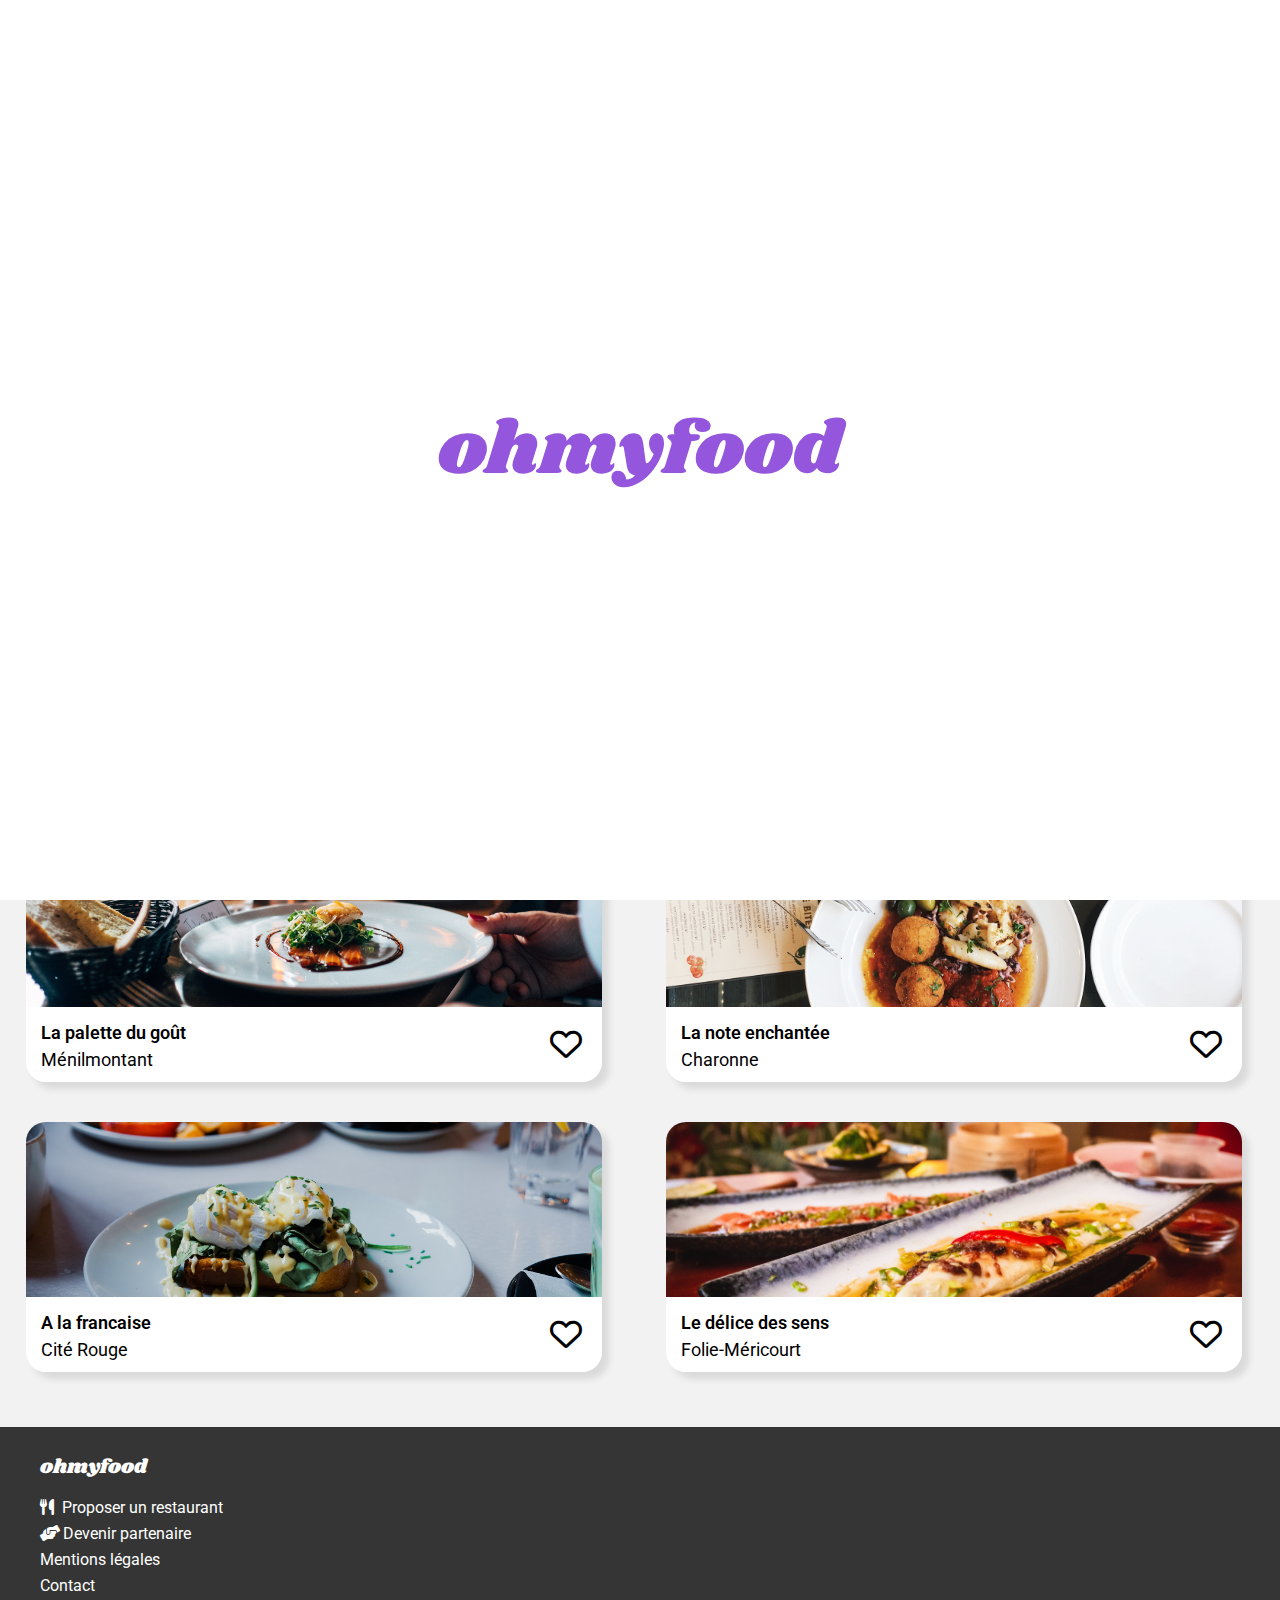
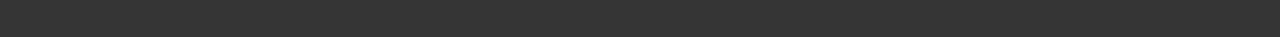
<file: index.html>
<!DOCTYPE html>
<html lang="fr">
<head>
    <meta charset="UTF-8">
    <meta http-equiv="X-UA-Compatible" content="IE=edge">
    <meta name="viewport" content="width=device-width, initial-scale=1.0">
    <link rel="stylesheet" href="css/index.css">
    <link rel="preconnect" href="https://fonts.googleapis.com">
<link rel="preconnect" href="https://fonts.gstatic.com" crossorigin>
<link href="https://fonts.googleapis.com/css2?family=Shrikhand&display=swap" rel="stylesheet">
    <link rel="preconnect" href="https://fonts.googleapis.com">
<link rel="preconnect" href="https://fonts.gstatic.com" crossorigin>
<link href="https://fonts.googleapis.com/css2?family=Raleway:wght@100;200;300;400;500;600;700;800&family=Roboto:wght@100;300;400;500;700;900&display=swap" rel="stylesheet">

<link href="fontawesome-free-6.0.0-web/fontawesome-free-6.0.0-web/css/all.css" rel="stylesheet"> <!--load all styles -->

<title>Ohmyfood</title>
</head>
<body>

<div class="loader">
    <p class="load-1">ohmyfood</p>
</div>
   
<header>
    <p> <img src="images/logo/ohmyfood.png" alt="Logo ohmyfood" class="logo"></p>
</header>

<section class="section-1">
    <div class="localisation">
        <i class="fa-solid fa-location-dot"></i>
        <span>Paris, Belleville</span>
    </div>
    <div class="presentation">
        <h1 class="h1-1"> Réservez le menu qui vous convient</h1>
        <span class="span-1"> Découvrez des restaurants d'éxceptions, sélectionnés par nos soins.</span>
        <button type="button" class="bouton-1">Explorer nos restaurants</button>

    </div>
</section>
    
<div class="section-2">
    <h2 class="h2-1">Fonctionnement</h2>

    <a href="#">
        <div class="fonctionnement">
            <span class="numerotation chiffre-1">1</span>
            <i class="fa-solid fa-mobile-screen-button icone"></i>
            <span class="span-2">Choisissez un restaurant</span>
        </div>
    </a>

    <a href="#">
        <div class="fonctionnement">
            <span class="numerotation chiffre-2">2</span>
            <i class="fa-solid fa-list icone"></i>
            <span class="span-2">Composez votre menu</span>
        </div>
    </a>

    <a href="#">
        <div class="fonctionnement">
            <span class="numerotation chiffre-3">3</span>
            <i class="fa-solid fa-store icone"></i>
            <span class="span-2">Dégustez au restaurant</span>
        </div>
    </a>
</div>

<main>

<h2 class="h2-2">Restaurants</h2>


    <div class="card">
        <a href="menu_lapalettedugout.html">
            <div class="card-image">
                <div class="new">Nouveau</div>
                <img src="images/restaurants/jay-wennington-N_Y88TWmGwA-unsplash.jpg" alt="La palette du gout">
                
            </div>
            <div class="card-body">
            
                <span class="span-3">La palette du goût</span>
                    <span class="span-4">Ménilmontant</span>
                    <i class="fa-regular fa-heart fa-2xl coeur"></i>  <i class="fa-solid fa-heart fa-2xl coeur-plein"></i>

            </div>
        </a>
    </div>



    <div class="card">
        <a href="menu_lanoteenchantee.html">
            <div class="card-image">
                <div class="new">Nouveau</div>
                <img src="images/restaurants/stil-u2Lp8tXIcjw-unsplash.jpg" alt="La note enchantée">
                
            </div>
            <div class="card-body">
                <span class="span-3">La note enchantée</span>
                <span class="span-4">Charonne</span>
                <i class="fa-regular fa-heart fa-2xl coeur"></i><i class="fa-solid fa-heart fa-2xl coeur-plein"></i>
            </div>
        </a>
    </div>



    <div class="card">
        <a href="menu_alafrancaise.html">
            <div class="card-image">
                <img src="images/restaurants/toa-heftiba-DQKerTsQwi0-unsplash.jpg" alt="">
            </div>
            <div class="card-body">
                <span class="span-3">A la francaise</span>
                <span class="span-4">Cité Rouge</span>
                <i class="fa-regular fa-heart fa-2xl coeur"></i><i class="fa-solid fa-heart fa-2xl coeur-plein"></i>
            </div>
        </a>
    </div>    



    <div class="card">
        <a href="menu_ledelicedessens.html">
            <div class="card-image">
                <img src="images/restaurants/louis-hansel-shotsoflouis-qNBGVyOCY8Q-unsplash.jpg" alt="Le délice des sens">
            </div>
            <div class="card-body">
                <span class="span-3">Le délice des sens</span>
                <span class="span-4">Folie-Méricourt</span>
                <i class="fa-regular fa-heart fa-2xl coeur"></i><i class="fa-solid fa-heart fa-2xl coeur-plein"></i>
            </div>
            </a>
    </div>

</main>

<footer>
    <span class="span-5">ohmyfood</span>
    
    <ul>
        <li><a href="#" class="ft"><i class="fa-solid fa-utensils"></i>Proposer un restaurant</a></li>
        <li><a href="#" class="ft"><i class="fa-solid fa-handshake-angle"></i>Devenir partenaire</a></li>
        <li><a href="#" class="ft">Mentions légales</a></li>
        <li><a href="mailto:contact@ohmyfood.com" class="ft">Contact</a></li>
    </ul>
</footer>


</body>
</html>
</file>
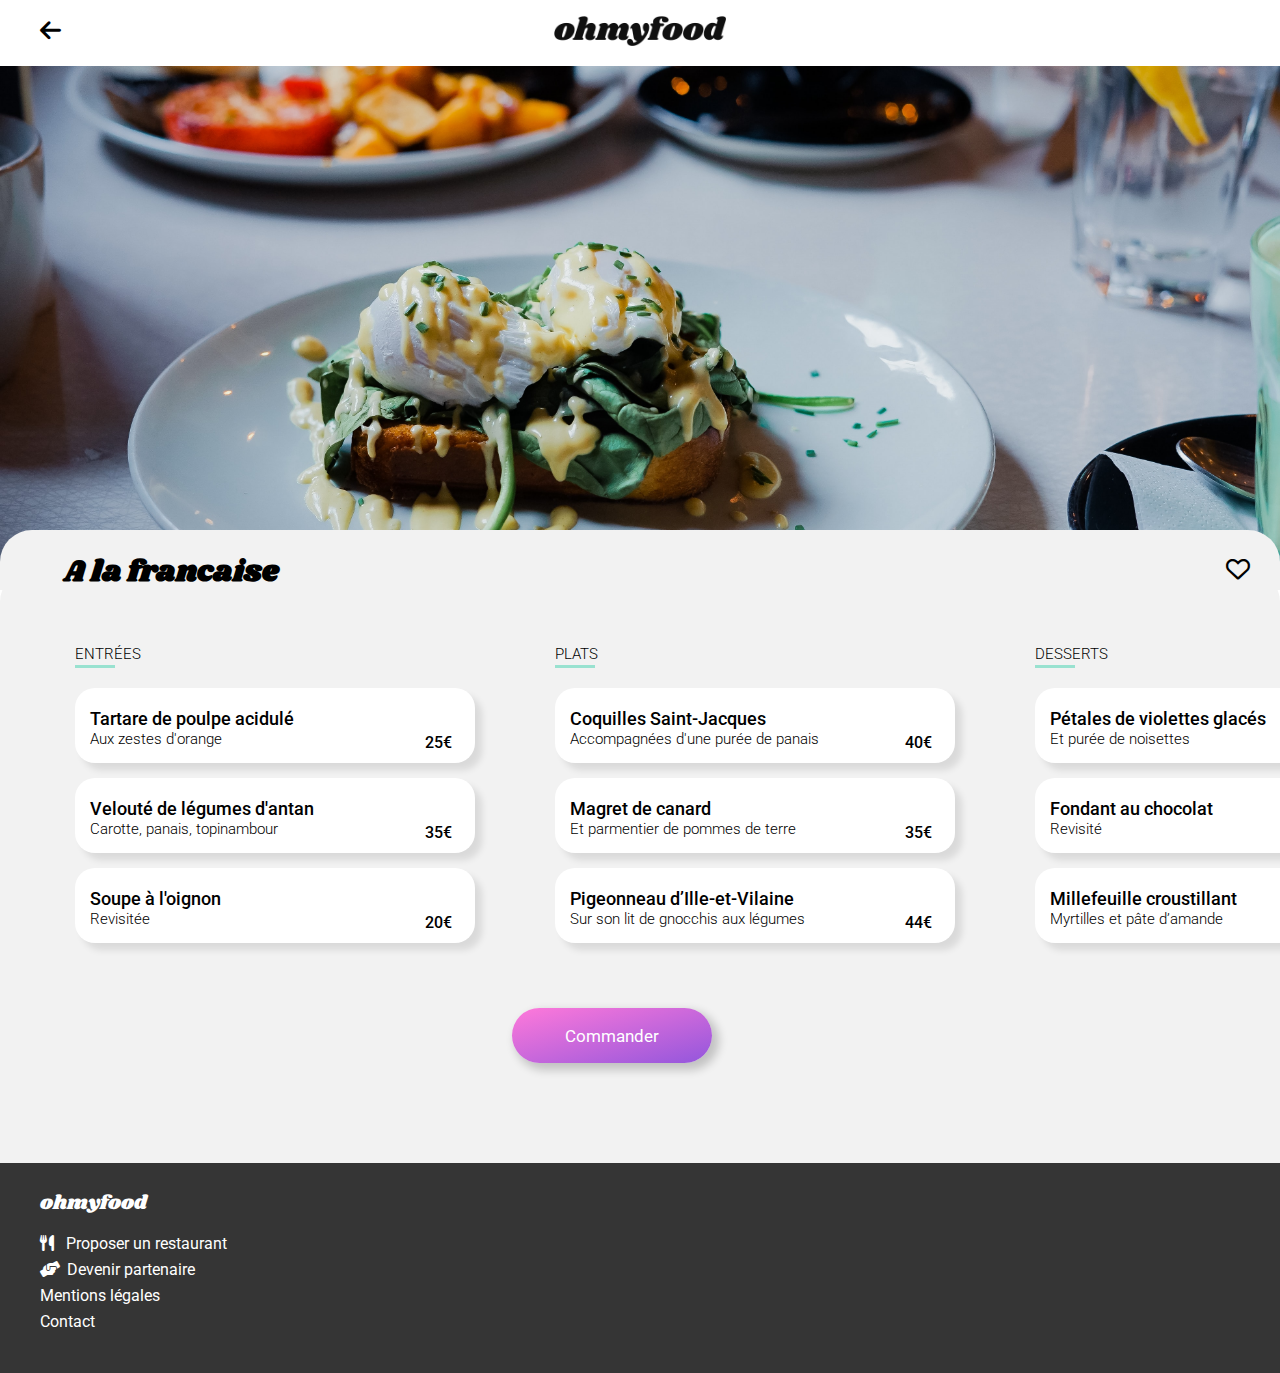
<file: menu_alafrancaise.html>
<!DOCTYPE html>
<html lang="fr">
<head>
    <meta charset="UTF-8">
    <meta http-equiv="X-UA-Compatible" content="IE=edge">
    <meta name="viewport" content="width=device-width, initial-scale=1.0">
    <link rel="stylesheet" href="css/pages_menus.css">
    <link rel="preconnect" href="https://fonts.googleapis.com">
<link rel="preconnect" href="https://fonts.gstatic.com" crossorigin>
<link href="https://fonts.googleapis.com/css2?family=Shrikhand&display=swap" rel="stylesheet">
    <link rel="preconnect" href="https://fonts.googleapis.com">
<link rel="preconnect" href="https://fonts.gstatic.com" crossorigin>
<link href="https://fonts.googleapis.com/css2?family=Raleway:wght@100;200;300;400;500;600;700;800&family=Roboto:wght@100;300;400;500;700;900&display=swap" rel="stylesheet">

<link href="fontawesome-free-6.0.0-web/fontawesome-free-6.0.0-web/css/all.css" rel="stylesheet"> <!--load all styles -->

    <title>A la francaise</title>
</head>

<body>

<header>
    
   <a href="index.html">
    <p><i class="fa-solid fa-arrow-left fa-xl"></i>

    <img src="images/logo/ohmyfood.png" alt="logo" class="logo">
  </p>
    </a>
    
</header>


    <img src="images/restaurants/toa-heftiba-DQKerTsQwi0-unsplash.jpg" alt="a la francaise" class="img_head">




<main>

    <div class="titre">
        <h1>A la francaise</h1> <i class="fa-regular fa-heart fa-xl coeur"></i><i class="fa-solid fa-heart fa-xl coeur-plein"></i>
    </div>

    <div class="contenu">
        <div class="categories">
            <h2>Entrées</h2>

            <a href="#">
                <div class="menu" id="box_1-1">
                    <div class="descriptif">
                    <span class="span-1">Tartare de poulpe acidulé</span>
                    <br>
                    <span class="span-2">Aux zestes d'orange</span>
                    </div>
                    <span class="prix">25€ </span>
                    <div class="check"><i class="fa-solid fa-circle-check fa-2xl"></i></div>
                </div>
            </a>
            <a href="#">
                <div class="menu" id="box_1-2">
                    <div class="descriptif">
                    <span class="span-1">Velouté de légumes d'antan</span>
                    <br>
                    <span class="span-2">Carotte, panais, topinambour</span>
                    </div>
                    <span class="prix">35€</span>
                    <div class="check"><i class="fa-solid fa-circle-check fa-2xl"></i></div>
                </div>
            </a>    
            <a href="#">
                <div class="menu" id="box_1-3">
                    <div class="descriptif">
                    <span class="span-1">Soupe à l'oignon</span>
                    <br>
                    <span class="span-2">Revisitée</span>
                    </div>
                    <span class="prix">20€</span>
                    <div class="check"><i class="fa-solid fa-circle-check fa-2xl"></i></div>
                </div>
            </a>   
        </div>

    <div class="categories">
        <h2>Plats</h2>

            <a href="#">
                <div class="menu" id="box_2-1">
                    <div class="descriptif">
                    <span class="span-1">Coquilles Saint-Jacques</span>
                    <br>
                    <span class="span-2">Accompagnées d'une purée de panais</span>
                    </div>
                    <span class="prix">40€</span>
                    <div class="check"><i class="fa-solid fa-circle-check fa-2xl"></i></div>
                </div>
            </a>
            <a href="#">
                <div class="menu" id="box_2-2">
                    <div class="descriptif">
                    <span class="span-1">Magret de canard</span>
                    <br>
                    <span class="span-2">Et parmentier de pommes de terre</span>
                    </div>
                    <span class="prix">35€</span>
                    <div class="check"><i class="fa-solid fa-circle-check fa-2xl"></i></div>
                </div>
            </a>
            <a href="#">
                <div class="menu" id="box_2-3">
                    <div class="descriptif">
                    <span class="span-1">Pigeonneau d’Ille-et-Vilaine</span>
                    <br>
                    <span class="span-2">Sur son lit de gnocchis aux légumes</span>
                    </div>
                    <span class="prix">44€</span>
                    <div class="check"><i class="fa-solid fa-circle-check fa-2xl"></i></div>
                </div>
            </a>
        </div>

        <div class="categories">
        
            <h2>Desserts</h2>

            <a href="#">
                <div class="menu" id="box_3-1">
                    <div class="descriptif">
                    <span class="span-1">Pétales de violettes glacés</span>
                    <br>
                    <span class="span-2">Et purée de noisettes</span>
                    </div>
                    <span class="prix">18€</span>
                    <div class="check"><i class="fa-solid fa-circle-check fa-2xl"></i></div>
                </div>
            </a>
            <a href="#">
                <div class="menu" id="box_3-2">
                    <div class="descriptif">
                    <span class="span-1">Fondant au chocolat</span>
                    <br>
                    <span class="span-2">Revisité</span>
                    </div>
                    <span class="prix">22€</span>
                    <div class="check"><i class="fa-solid fa-circle-check fa-2xl"></i></div>
                </div>
            </a>
            <a href="#">
                <div class="menu" id="box_3-3">
                    <div class="descriptif">
                    <span class="span-1">Millefeuille croustillant</span>
                    <br>
                    <span class="span-2">Myrtilles et pâte d’amande</span>
                    </div>
                    <span class="prix">23€</span>
                    <div class="check"><i class="fa-solid fa-circle-check fa-2xl"></i></div>
                </div>
            </a>
        </div>
</div>


    <button type="button" class="bouton-1">Commander</button>


</main>

<footer>
    <span class="span-5">ohmyfood</span>
    
    <ul>
        <li><a href="#" class="ft"><i class="fa-solid fa-utensils"></i> Proposer un restaurant</a></li>
        <li><a href="#" class="ft"><i class="fa-solid fa-handshake-angle"></i> Devenir partenaire</a></li>
        <li><a href="#" class="ft">Mentions légales</a></li>
        <li><a href="mailto:contact@ohmyfood.com" class="ft">Contact</a></li>
    </ul>
</footer>


</body>
</html>
</file>
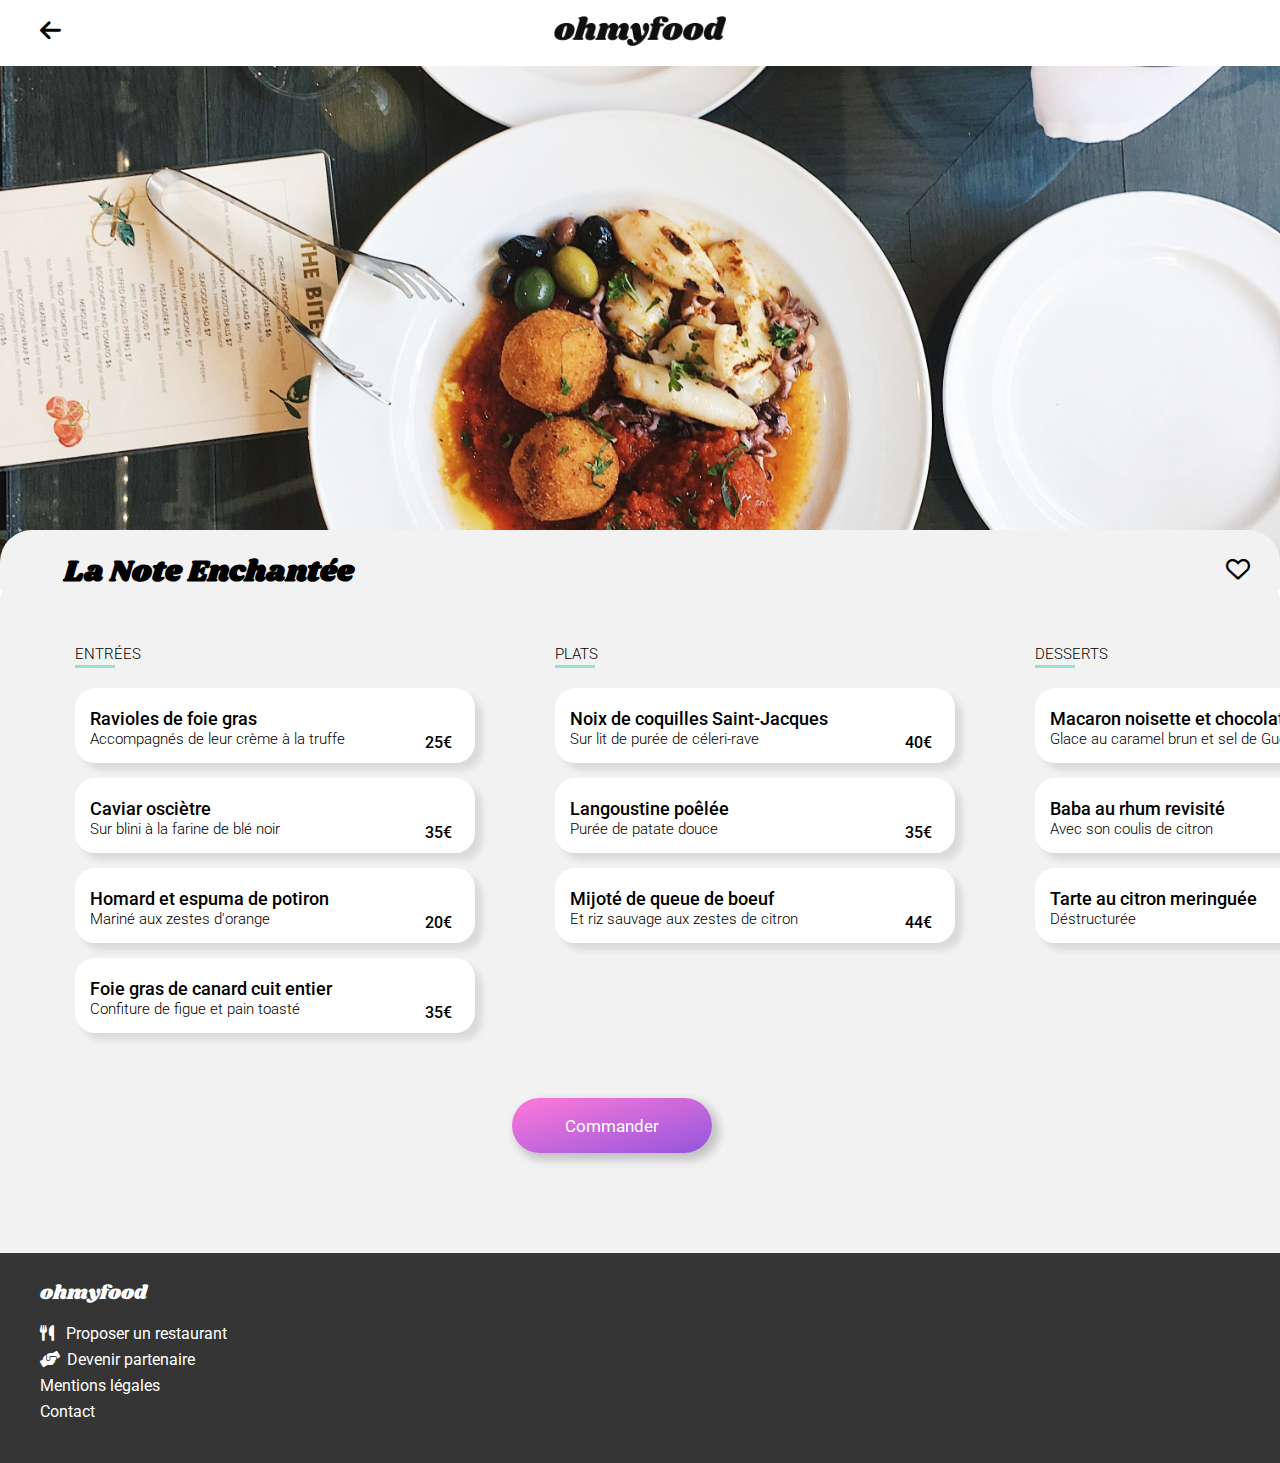
<file: menu_lanoteenchantee.html>
<!DOCTYPE html>
<html lang="fr">
<head>
    <meta charset="UTF-8">
    <meta http-equiv="X-UA-Compatible" content="IE=edge">
    <meta name="viewport" content="width=device-width, initial-scale=1.0">
    <link rel="stylesheet" href="css/pages_menus.css">
    <link rel="preconnect" href="https://fonts.googleapis.com">
<link rel="preconnect" href="https://fonts.gstatic.com" crossorigin>
<link href="https://fonts.googleapis.com/css2?family=Shrikhand&display=swap" rel="stylesheet">
    <link rel="preconnect" href="https://fonts.googleapis.com">
<link rel="preconnect" href="https://fonts.gstatic.com" crossorigin>
<link href="https://fonts.googleapis.com/css2?family=Raleway:wght@100;200;300;400;500;600;700;800&family=Roboto:wght@100;300;400;500;700;900&display=swap" rel="stylesheet">

<link href="fontawesome-free-6.0.0-web/fontawesome-free-6.0.0-web/css/all.css" rel="stylesheet"> <!--load all styles -->

    <title>La Note Enchantée</title>
</head>

<body>

<header>
    
   <a href="index.html">
    <p><i class="fa-solid fa-arrow-left fa-xl"></i>

    <img src="images/logo/ohmyfood.png" alt="logo" class="logo">
  </p>
    </a>
    
</header>


    <img src="images/restaurants/stil-u2Lp8tXIcjw-unsplash.jpg" alt="la note enchantée" class="img_head">




<main>

    <div class="titre">
        <h1>La Note Enchantée</h1> <i class="fa-regular fa-heart fa-xl coeur"></i><i class="fa-solid fa-heart fa-xl coeur-plein"></i>
    </div>

    <div class="contenu">
        <div class="categories">
            <h2>Entrées</h2>

            <a href="#">
                <div class="menu" id="box_1-1">
                    <div class="descriptif">
                    <span class="span-1">Ravioles de foie gras </span>
                    <br>
                    <span class="span-2">Accompagnés de leur crème à la truffe</span>
                    </div>
                    <span class="prix">25€ </span>
                    <div class="check"><i class="fa-solid fa-circle-check fa-2xl"></i></div>
                </div>
            </a>
            <a href="#">
                <div class="menu" id="box_1-2">
                    <div class="descriptif">
                    <span class="span-1">Caviar osciètre </span>
                    <br>
                    <span class="span-2">Sur blini à la farine de blé noir</span>
                    </div>
                    <span class="prix">35€</span>
                    <div class="check"><i class="fa-solid fa-circle-check fa-2xl"></i></div>
                </div>
            </a>    
            <a href="#">
                <div class="menu" id="box_1-3">
                    <div class="descriptif">
                    <span class="span-1">Homard et espuma de potiron</span>
                    <br>
                    <span class="span-2">Mariné aux zestes d'orange</span>
                    </div>
                    <span class="prix">20€</span>
                    <div class="check"><i class="fa-solid fa-circle-check fa-2xl"></i></div>
                </div>
            </a>   
            <a href="#">
                <div class="menu" id="box_1-2">
                    <div class="descriptif">
                    <span class="span-1">Foie gras de canard cuit entier </span>
                    <br>
                    <span class="span-2">Confiture de figue et pain toasté</span>
                    </div>
                    <span class="prix">35€</span>
                    <div class="check"><i class="fa-solid fa-circle-check fa-2xl"></i></div>
                </div>
            </a>    
        </div>

    <div class="categories">
        <h2>Plats</h2>

            <a href="#">
                <div class="menu" id="box_2-1">
                    <div class="descriptif">
                    <span class="span-1">Noix de coquilles Saint-Jacques</span>
                    <br>
                    <span class="span-2">Sur lit de purée de céleri-rave</span>
                    </div>
                    <span class="prix">40€</span>
                    <div class="check"><i class="fa-solid fa-circle-check fa-2xl"></i></div>
                </div>
            </a>
            <a href="#">
                <div class="menu" id="box_2-2">
                    <div class="descriptif">
                    <span class="span-1">Langoustine poêlée</span>
                    <br>
                    <span class="span-2">Purée de patate douce</span>
                    </div>
                    <span class="prix">35€</span>
                    <div class="check"><i class="fa-solid fa-circle-check fa-2xl"></i></div>
                </div>
            </a>
            <a href="#">
                <div class="menu" id="box_2-3">
                    <div class="descriptif">
                    <span class="span-1">Mijoté de queue de boeuf </span>
                    <br>
                    <span class="span-2">Et riz sauvage aux zestes de citron</span>
                    </div>
                    <span class="prix">44€</span>
                    <div class="check"><i class="fa-solid fa-circle-check fa-2xl"></i></div>
                </div>
            </a>
        </div>

        <div class="categories">
        
            <h2>Desserts</h2>

            <a href="#">
                <div class="menu" id="box_3-1">
                    <div class="descriptif">
                    <span class="span-1">Macaron noisette et chocolat</span>
                    <br>
                    <span class="span-2">Glace au caramel brun et sel de Guérande</span>
                    </div>
                    <span class="prix">18€</span>
                    <div class="check"><i class="fa-solid fa-circle-check fa-2xl"></i></div>
                </div>
            </a>
            <a href="#">
                <div class="menu" id="box_3-2">
                    <div class="descriptif">
                    <span class="span-1">Baba au rhum revisité </span>
                    <br>
                    <span class="span-2">Avec son coulis de citron</span>
                    </div>
                    <span class="prix">22€</span>
                    <div class="check"><i class="fa-solid fa-circle-check fa-2xl"></i></div>
                </div>
            </a>
            <a href="#">
                <div class="menu" id="box_3-3">
                    <div class="descriptif">
                    <span class="span-1">Tarte au citron meringuée </span>
                    <br>
                    <span class="span-2">Déstructurée</span>
                    </div>
                    <span class="prix">23€</span>
                    <div class="check"><i class="fa-solid fa-circle-check fa-2xl"></i></div>
                </div>
            </a>
        </div>
</div>


    <button type="button" class="bouton-1">Commander</button>


</main>

<footer>
    <span class="span-5">ohmyfood</span>
    
    <ul>
        <li><a href="#" class="ft"><i class="fa-solid fa-utensils"></i> Proposer un restaurant</a></li>
        <li><a href="#" class="ft"><i class="fa-solid fa-handshake-angle"></i> Devenir partenaire</a></li>
        <li><a href="#" class="ft">Mentions légales</a></li>
        <li><a href="mailto:contact@ohmyfood.com" class="ft">Contact</a></li>
    </ul>
</footer>


</body>
</html>
</file>
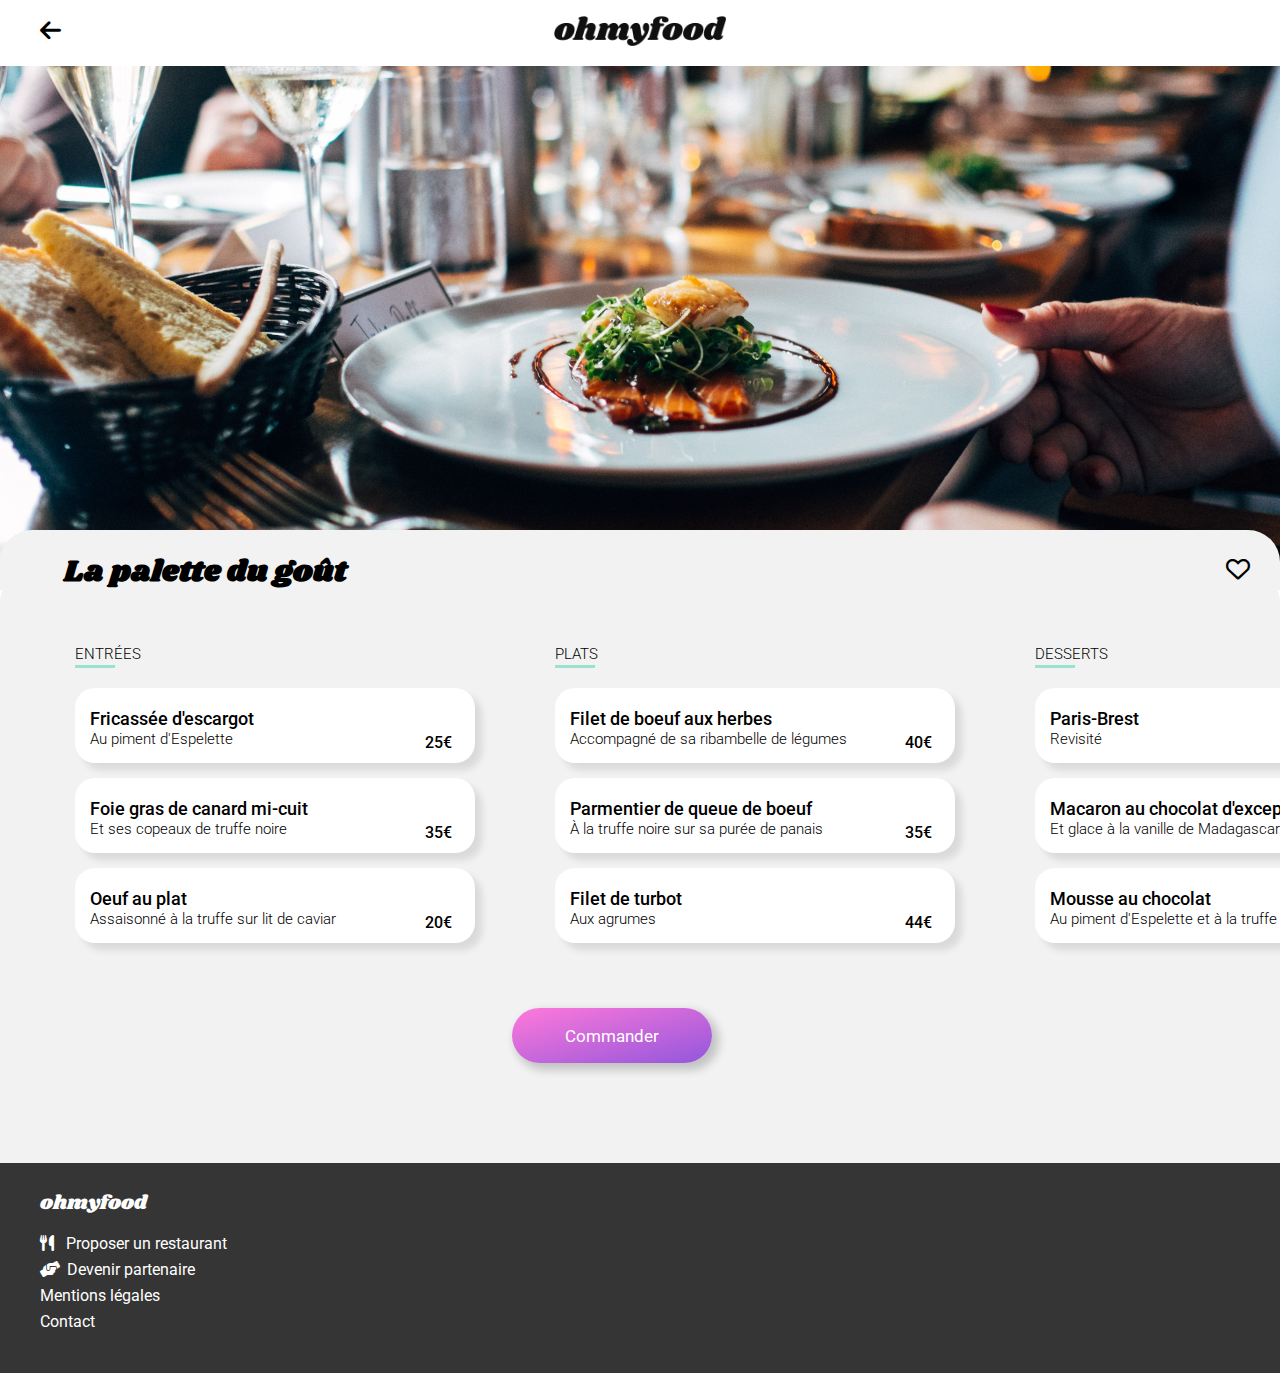
<file: menu_lapalettedugout.html>
<!DOCTYPE html>
<html lang="fr">
<head>
    <meta charset="UTF-8">
    <meta http-equiv="X-UA-Compatible" content="IE=edge">
    <meta name="viewport" content="width=device-width, initial-scale=1.0">
    <link rel="stylesheet" href="css/pages_menus.css">
    <link rel="preconnect" href="https://fonts.googleapis.com">
<link rel="preconnect" href="https://fonts.gstatic.com" crossorigin>
<link href="https://fonts.googleapis.com/css2?family=Shrikhand&display=swap" rel="stylesheet">
    <link rel="preconnect" href="https://fonts.googleapis.com">
<link rel="preconnect" href="https://fonts.gstatic.com" crossorigin>
<link href="https://fonts.googleapis.com/css2?family=Raleway:wght@100;200;300;400;500;600;700;800&family=Roboto:wght@100;300;400;500;700;900&display=swap" rel="stylesheet">

<link href="fontawesome-free-6.0.0-web/fontawesome-free-6.0.0-web/css/all.css" rel="stylesheet"> <!--load all styles -->

    <title>La palette du goût</title>
</head>

<body>

<header>
    
   <a href="index.html">
    <p><i class="fa-solid fa-arrow-left fa-xl"></i>

    <img src="images/logo/ohmyfood.png" alt="logo" class="logo">
  </p>
    </a>
    
</header>


    <img src="images/restaurants/jay-wennington-N_Y88TWmGwA-unsplash.jpg" alt="la note enchantée" class="img_head">




<main>

    <div class="titre">
        <h1>La palette du goût</h1> <i class="fa-regular fa-heart fa-xl coeur"></i><i class="fa-solid fa-heart fa-xl coeur-plein"></i>
    </div>

    <div class="contenu">
        <div class="categories">
            <h2>Entrées</h2>

            <a href="#">
                <div class="menu" id="box_1-1">
                    <div class="descriptif">
                    <span class="span-1">Fricassée d'escargot </span>
                    <br>
                    <span class="span-2">Au piment d'Espelette </span>
                    </div>
                    <span class="prix">25€ </span>
                    <div class="check"><i class="fa-solid fa-circle-check fa-2xl"></i></div>
                </div>
            </a>
            <a href="#">
                <div class="menu" id="box_1-2">
                    <div class="descriptif">
                    <span class="span-1">Foie gras de canard mi-cuit </span>
                    <br>
                    <span class="span-2">Et ses copeaux de truffe noire</span>
                    </div>
                    <span class="prix">35€</span>
                    <div class="check"><i class="fa-solid fa-circle-check fa-2xl"></i></div>
                </div>
            </a>    
            <a href="#">
                <div class="menu" id="box_1-3">
                    <div class="descriptif">
                    <span class="span-1">Oeuf au plat</span>
                    <br>
                    <span class="span-2">Assaisonné à la truffe sur lit de caviar</span>
                    </div>
                    <span class="prix">20€</span>
                    <div class="check"><i class="fa-solid fa-circle-check fa-2xl"></i></div>
                </div>
            </a>   
        </div>

    <div class="categories">
        <h2>Plats</h2>

            <a href="#">
                <div class="menu" id="box_2-1">
                    <div class="descriptif">
                    <span class="span-1">Filet de boeuf aux herbes</span>
                    <br>
                    <span class="span-2">Accompagné de sa ribambelle de légumes</span>
                    </div>
                    <span class="prix">40€</span>
                    <div class="check"><i class="fa-solid fa-circle-check fa-2xl"></i></div>
                </div>
            </a>
            <a href="#">
                <div class="menu" id="box_2-2">
                    <div class="descriptif">
                    <span class="span-1">Parmentier de queue de boeuf</span>
                    <br>
                    <span class="span-2">À la truffe noire sur sa purée de panais</span>
                    </div>
                    <span class="prix">35€</span>
                    <div class="check"><i class="fa-solid fa-circle-check fa-2xl"></i></div>
                </div>
            </a>
            <a href="#">
                <div class="menu" id="box_2-3">
                    <div class="descriptif">
                    <span class="span-1">Filet de turbot </span>
                    <br>
                    <span class="span-2">Aux agrumes</span>
                    </div>
                    <span class="prix">44€</span>
                    <div class="check"><i class="fa-solid fa-circle-check fa-2xl"></i></div>
                </div>
            </a>
        </div>

        <div class="categories">
        
            <h2>Desserts</h2>

            <a href="#">
                <div class="menu" id="box_3-1">
                    <div class="descriptif">
                    <span class="span-1">Paris-Brest</span>
                    <br>
                    <span class="span-2">Revisité</span>
                    </div>
                    <span class="prix">18€</span>
                    <div class="check"><i class="fa-solid fa-circle-check fa-2xl"></i></div>
                </div>
            </a>
            <a href="#">
                <div class="menu" id="box_3-2">
                    <div class="descriptif">
                    <span class="span-1">Macaron au chocolat d'exception  </span>
                    <br>
                    <span class="span-2">Et glace à la vanille de Madagascar</span>
                    </div>
                    <span class="prix">22€</span>
                    <div class="check"><i class="fa-solid fa-circle-check fa-2xl"></i></div>
                </div>
            </a>
            <a href="#">
                <div class="menu" id="box_3-3">
                    <div class="descriptif">
                    <span class="span-1">Mousse au chocolat </span>
                    <br>
                    <span class="span-2">Au piment d'Espelette et à la truffe noire</span>
                    </div>
                    <span class="prix">23€</span>
                    <div class="check"><i class="fa-solid fa-circle-check fa-2xl"></i></div>
                </div>
            </a>
        </div>
</div>


    <button type="button" class="bouton-1">Commander</button>


</main>

<footer>
    <span class="span-5">ohmyfood</span>
    
    <ul>
        <li><a href="#" class="ft"><i class="fa-solid fa-utensils"></i> Proposer un restaurant</a></li>
        <li><a href="#" class="ft"><i class="fa-solid fa-handshake-angle"></i> Devenir partenaire</a></li>
        <li><a href="#" class="ft">Mentions légales</a></li>
        <li><a href="mailto:contact@ohmyfood.com" class="ft">Contact</a></li>
    </ul>
</footer>


</body>
</html>
</file>
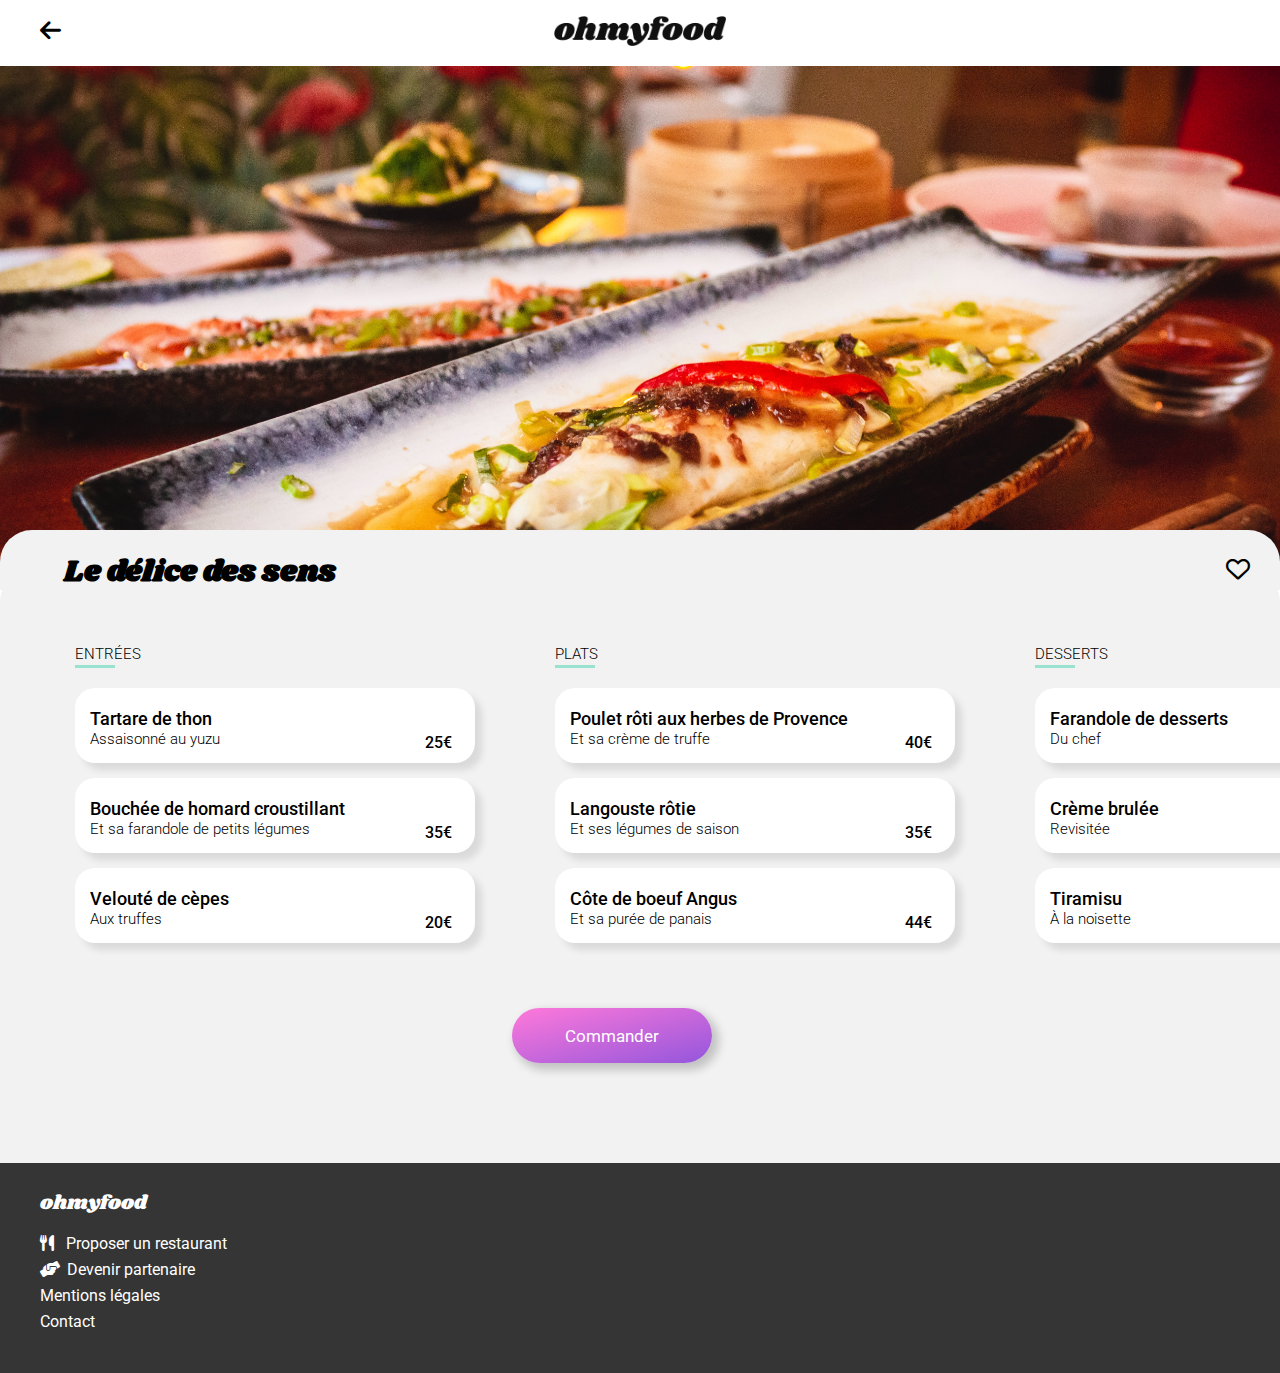
<file: menu_ledelicedessens.html>
<!DOCTYPE html>
<html lang="fr">
<head>
    <meta charset="UTF-8">
    <meta http-equiv="X-UA-Compatible" content="IE=edge">
    <meta name="viewport" content="width=device-width, initial-scale=1.0">
    <link rel="stylesheet" href="css/pages_menus.css">
    <link rel="preconnect" href="https://fonts.googleapis.com">
<link rel="preconnect" href="https://fonts.gstatic.com" crossorigin>
<link href="https://fonts.googleapis.com/css2?family=Shrikhand&display=swap" rel="stylesheet">
    <link rel="preconnect" href="https://fonts.googleapis.com">
<link rel="preconnect" href="https://fonts.gstatic.com" crossorigin>
<link href="https://fonts.googleapis.com/css2?family=Raleway:wght@100;200;300;400;500;600;700;800&family=Roboto:wght@100;300;400;500;700;900&display=swap" rel="stylesheet">

<link href="fontawesome-free-6.0.0-web/fontawesome-free-6.0.0-web/css/all.css" rel="stylesheet"> <!--load all styles -->

    <title>La Note Enchantée</title>
</head>

<body>

<header>
    
   <a href="index.html">
    <p><i class="fa-solid fa-arrow-left fa-xl"></i>

    <img src="images/logo/ohmyfood.png" alt="logo" class="logo">
  </p>
    </a>
    
</header>


    <img src="images/restaurants/louis-hansel-shotsoflouis-qNBGVyOCY8Q-unsplash.jpg" alt="la note enchantée" class="img_head">




<main>

    <div class="titre">
        <h1>Le délice des sens</h1> <i class="fa-regular fa-heart fa-xl coeur"></i><i class="fa-solid fa-heart fa-xl coeur-plein"></i>
    </div>

    <div class="contenu">
        <div class="categories">
            <h2>Entrées</h2>

            <a href="#">
                <div class="menu" id="box_1-1">
                    <div class="descriptif">
                    <span class="span-1">Tartare de thon </span>
                    <br>
                    <span class="span-2">Assaisonné au yuzu</span>
                    </div>
                    <span class="prix">25€ </span>
                    <div class="check"><i class="fa-solid fa-circle-check fa-2xl"></i></div>
                </div>
            </a>
            <a href="#">
                <div class="menu" id="box_1-2">
                    <div class="descriptif">
                    <span class="span-1">Bouchée de homard croustillant  </span>
                    <br>
                    <span class="span-2">Et sa farandole de petits légumes</span>
                    </div>
                    <span class="prix">35€</span>
                    <div class="check"><i class="fa-solid fa-circle-check fa-2xl"></i></div>
                </div>
            </a>    
            <a href="#">
                <div class="menu" id="box_1-3">
                    <div class="descriptif">
                    <span class="span-1">Velouté de cèpes </span>
                    <br>
                    <span class="span-2">Aux truffes</span>
                    </div>
                    <span class="prix">20€</span>
                    <div class="check"><i class="fa-solid fa-circle-check fa-2xl"></i></div>
                </div>
            </a>   
        </div>

    <div class="categories">
        <h2>Plats</h2>

            <a href="#">
                <div class="menu" id="box_2-1">
                    <div class="descriptif">
                    <span class="span-1">Poulet rôti aux herbes de Provence </span>
                    <br>
                    <span class="span-2">Et sa crème de truffe</span>
                    </div>
                    <span class="prix">40€</span>
                    <div class="check"><i class="fa-solid fa-circle-check fa-2xl"></i></div>
                </div>
            </a>
            <a href="#">
                <div class="menu" id="box_2-2">
                    <div class="descriptif">
                    <span class="span-1">Langouste rôtie </span>
                    <br>
                    <span class="span-2">Et ses légumes de saison</span>
                    </div>
                    <span class="prix">35€</span>
                    <div class="check"><i class="fa-solid fa-circle-check fa-2xl"></i></div>
                </div>
            </a>
            <a href="#">
                <div class="menu" id="box_2-3">
                    <div class="descriptif">
                    <span class="span-1">Côte de boeuf Angus  </span>
                    <br>
                    <span class="span-2">Et sa purée de panais</span>
                    </div>
                    <span class="prix">44€</span>
                    <div class="check"><i class="fa-solid fa-circle-check fa-2xl"></i></div>
                </div>
            </a>
        </div>

        <div class="categories">
        
            <h2>Desserts</h2>

            <a href="#">
                <div class="menu" id="box_3-1">
                    <div class="descriptif">
                    <span class="span-1">Farandole de desserts</span>
                    <br>
                    <span class="span-2">Du chef</span>
                    </div>
                    <span class="prix">18€</span>
                    <div class="check"><i class="fa-solid fa-circle-check fa-2xl"></i></div>
                </div>
            </a>
            <a href="#">
                <div class="menu" id="box_3-2">
                    <div class="descriptif">
                    <span class="span-1">Crème brulée  </span>
                    <br>
                    <span class="span-2">Revisitée</span>
                    </div>
                    <span class="prix">22€</span>
                    <div class="check"><i class="fa-solid fa-circle-check fa-2xl"></i></div>
                </div>
            </a>
            <a href="#">
                <div class="menu" id="box_3-3">
                    <div class="descriptif">
                    <span class="span-1">Tiramisu  </span>
                    <br>
                    <span class="span-2">À la noisette</span>
                    </div>
                    <span class="prix">23€</span>
                    <div class="check"><i class="fa-solid fa-circle-check fa-2xl"></i></div>
                </div>
            </a>
        </div>
</div>


    <button type="button" class="bouton-1">Commander</button>


</main>

<footer>
    <span class="span-5">ohmyfood</span>
    
    <ul>
        <li><a href="#" class="ft"><i class="fa-solid fa-utensils"></i> Proposer un restaurant</a></li>
        <li><a href="#" class="ft"><i class="fa-solid fa-handshake-angle"></i> Devenir partenaire</a></li>
        <li><a href="#" class="ft">Mentions légales</a></li>
        <li><a href="mailto:contact@ohmyfood.com" class="ft">Contact</a></li>
    </ul>
</footer>


</body>
</html>
</file>
<file: css/index.css>
.box {
    box-sizing: border-box; /* Opera/IE 8+ */
    -moz-box-sizing: border-box; /* Firefox, autres Gecko */
    -webkit-box-sizing: border-box; /* Safari/Chrome, autres WebKit */
}

body {
    margin: 0;
    padding: 0;
}

.loader {
    position: fixed;
    display: flex;
    align-items: center;
    justify-content: center;
    background-color: white;
    opacity: 1;
    height: 100%;
    inset: 0;
    animation: loader .01s;
    animation-name: loader;
    animation-duration: 3s;
    animation-timing-function: linear;
    animation-iteration-count: 1;
    animation-fill-mode: forwards;
    animation-play-state: running;
    animation-delay: 2s;
    z-index: 5;

}

@keyframes loader {
    0% {
        opacity: 1;
    
    }

    100% {
        opacity: 0;
        z-index: -10;
    }
}


.load-1 {
    font-family: 'Shrikhand', cursive;
    font-size: 45px;
    color: #9356DC;
    animation-name: load-1;
    animation-duration: 2.5s;
    animation-timing-function: linear;
    animation-iteration-count: 1;
    animation-fill-mode: forwards;
    animation-play-state: running;
}


@keyframes load-1 {
    0% {color: #FF79DA;
        opacity: 1;
        }
        
    50% {color: #99e2d0;
    transform: scale(1.5);
    }

    85% {color: #9356DC;
    }

    100% {
    opacity: 0;
    }

}

header {
    display: flex;
    flex-direction: column;
    align-items:  center;
}

.logo {
    max-width: 200px;
}

.section-1 {
    display: flex;
    flex-direction: column;
    align-items: center;
    font-family: 'Roboto', sans-serif;
}

.localisation {
    width: 100%;
    font-weight: 500;
    display: flex;
    justify-content: center;
    align-items: center;
    background-color: #eaeaea;
    height: 50px;
    padding-right: 0;
    margin-right: 0;
}

.fa-location-dot {
    margin-right: 15px;
}

.presentation {
    display: flex;
    flex-direction: column;
    text-align: center;
    align-items: center;
    background-color: #F2F2F2;
    height: 300px;
    padding-right: 0;
    margin-right: 0;
    margin-bottom: 50px;
}

.h1-1 {
    font-size: 25px;
    margin-right: 80px;
    margin-left: 80px;
}

.span-1 {
    font-size: 20px;
    font-weight: 100;
    
}

.bouton-1 {
    width: 230px;
    height: 55px;
    margin: 30px;
    font-size: 17px;
    border-radius: 40px 40px 40px 40px;
    border: none;
    box-shadow: 5px 5px 5px rgba(0,0,0,0.2);
    background: linear-gradient(to bottom right,#FF79DA,#9356DC );
    color: white;
}

.bouton-1:hover {
    opacity: 0.8;
    box-shadow: 10px 10px 10px 2px rgba(0,0,0,0.25);
}

.h2-1 {
    font-family: 'Roboto', sans-serif;
    font-size: 25px;
    margin-left: 7%;
   
    
}

.section-2 {
    font-family: 'Roboto', sans-serif;
    display: flex;
    flex-direction: column;

}

.fonctionnement {
    display: flex;
    align-items: center;
    background-color: #eaeaea;
    width: 85%;
    height: 75px;
    margin: 10px;
    margin-left: 27px;
    border-radius: 20px 20px 20px 20px;
    box-shadow: 5px 5px 9px rgba(0,0,0,0.2);;
}

.fonctionnement:hover {
    background-color: rgba(147,86,220,0.2);
}

a {
    text-decoration: none;
    color: black;
}

.span-2 {
    font-weight: 500;
   
}

.chiffre-1, .chiffre-2, .chiffre-3 {

    position: relative;
    right: 9px;
}




.icone {
    margin-left: 25px;
    margin-right: 15px;
    opacity: 0.5;
}

.icone:hover {
    color: #9356DC;
    opacity: 1;
}

.numerotation {
    text-align: center;
    width: 25px;
    height: 25px;
    background-color: #9356DC;
    border-radius: 50%;
    color: white;
    font-size: 15px;
    line-height: 25px;
}




main {
    background-color: #F2F2F2;
    margin-top: 60px;
    padding-bottom: 30px;
    font-family: 'Roboto', sans-serif;
}

.h2-2 {
    padding-top: 50px;
    margin-left: 20px;
    font-size: 25px;
}

.card {
    height: 250px;
    margin: 15px;
    border-radius: 20px 20px 20px 20px;
    box-shadow: 7px 7px 7px rgba(0,0,0,0.1);
    margin-bottom: 25px;
}

.card-image {
    width: 100%;
    height: 70%;
    border-radius: 20px 20px 0px 0px;
    position: relative;
  }
  
.card-image img { 
    height: 100%;
    width: 100%;
    object-fit: cover;
    border-radius: 20px 20px 0px 0px;
    
}

.card-body {
    width: 100%;
    height: 30%;
    background-color: white;
    border-radius: 0px 0px 20px 20px;
    display: flex;
    flex-direction: column;
    position: relative;
}

.span-3 {
    font-weight: 600;
    font-size: 18px;
    margin-left: 15px;
    margin-top: 15px;
    margin-bottom: 6px;
   display: inline-block;
}

.span-4 {
    margin-left: 15px;
    font-size: 18px;
   
}

.coeur {
    position: absolute;
    top: 50%;
    right: 20px;
    
    
    
}

.coeur-plein {
    position: absolute;
    top: 50%;
    right: 20px;
    opacity: 0;
}

.coeur-plein:hover {
    color: #d54eb0;
    transition: 1s;
    opacity: 1;
}



.new {
    display: flex;
    align-items: center;
    justify-content: center;
    width: 80px;
    height: 30px;
    background-color: #99e2d0;
    color: #139273;
    font-weight: 500;
    font-size: 15px;
    border-radius: 5px 5px 5px 5px;
    border: 1px solid #99e2d0;
    position: absolute;
    top: 20px;
    right: 20px;

}

footer {
    
    height: 210px;
    background-color: #353535;
}

.span-5 {
    display: inline-block;
    font-family: 'Shrikhand', cursive;
    color: white;
    font-size: 20px;
    margin-top: 25px;
    margin-left: 40px;
}

li {
    font-family: 'Roboto', sans-serif;
    color: white;
    text-decoration: none;
    list-style-type: none;
    margin-bottom: 7px;
}

.ft {
    font-family: 'Roboto', sans-serif;
    color: white;
    text-decoration: none;
}


.fa-utensils {
    padding-right: 8px;
}

.fa-handshake-angle {
    padding-right: 3px;
}



@media (min-width: 767px) {
    
    .load-1 {
        font-size: 60px;
    }

    .presentation {
        width: 100%;
    }

    .bouton-1 {
        margin-top: 70px;
    }

    .section-2 {
        margin-left: 30px;
    }

    .card {
        max-width: 80%;
        margin-left: 9%;
        margin-right: 9%;
    }

    .h2-2 {
       
        margin-left: 9%;
    }

    .fonctionnement {
        width: 80%;
        margin-left: 9%;
    }

    .h2-1 {
        margin-left: 9%;
    }
}


@media (min-width: 992px ) {
    
    .load-1 {
        font-size: 75px;
    }
    
    .presentation {
        width: 100%;
    }

    .section-2 {

        flex-direction: row;
        flex-wrap: wrap;
        justify-content: space-evenly;
    }

    .h2-1 {
        
        margin-right: 70%;
    }

    .bouton-1 {

        margin-top: 60px;
    }

    .fonctionnement {
        
        margin-left: 20px;
        margin-right: 20px;
        width: 100%;
    }

    main {
        display: flex;
        flex-direction: row;
        flex-wrap: wrap;
    }

    .h2-2 {
        margin-right: 70%;
        margin-left: 2%;
    }

    .card {
        min-width: 45%;
        margin-left: 2%;
        margin-right: 3%;
    }
}
</file>
<file: css/pages_menus.css>
.box {
    box-sizing: border-box; /* Opera/IE 8+ */
    -moz-box-sizing: border-box; /* Firefox, autres Gecko */
    -webkit-box-sizing: border-box; /* Safari/Chrome, autres WebKit */
}

body {
    margin: 0;
    padding: 0;

}

header {
  
    display: flex;
    justify-content: center;
    background-color: white;
  
}

.logo {
    height: 30px;
    text-align: center;
    position: relative;
}


.fa-arrow-left {
   position: absolute;
   top: 30px;
   left: 40px;
}

.img_head {
    height: 250px;
    width: 100%;
    object-fit: cover;
}

main {
    background-color: #f2f2f2;
    border-radius: 2rem 2rem 0 0;
    padding-bottom: 100px;
    display: flex;
    flex-direction: column;

}

.titre {
    border-radius: 2rem 2rem 0 0;
    background-color: #f2f2f2;
    position: relative;
    top: -40px;
    width: 100%;
    height: 60px;
    }

h1 {
    font-family: 'Shrikhand', cursive;
    margin-left: 20px;
    font-size: 30px;
}

.coeur {
    position: absolute;
    top: 65%;
    right: 30px;
    
}

.coeur-plein {
    position: absolute;
    top: 65%;
    right: 30px;
    opacity: 0;
}

.coeur-plein:hover {
    opacity: 1;
    transition: 0.5s;
    color: #d54eb0;
    transition: 0.5s;
    
}

h2 {
    font-family: 'Roboto', sans-serif;
    font-weight: 300;
    font-size: 15px;
    margin: 15px;
    margin-bottom: 25px;
    display: inline-block;
    text-transform: uppercase;
    position: relative;
}

h2::after {
    content: "";
    height: 3px;
    width: 40px;
    background-color: #99e2d0;
    position: absolute;
    top: 20px;
    left: 0;
    
}

a {
    color: black;
    text-decoration: none;
    
}

.menu {
    font-family: 'Roboto', sans-serif;
    background-color: white;
    height: 75px;
    margin: 15px;
    margin-top: 0;
    border-radius: 20px 20px 20px 20px;
    box-shadow: 7px 7px 7px rgba(0,0,0,0.1);
    display: flex;
    overflow: hidden;
    
   
}

@keyframes apparition {
    0% {
        opacity: 0;
        transform: translateY(15px);
    }
    50% {
        opacity: 0.5;
    }
    100% {
        opacity: 1;
        transform: translateY(0px);
    }
}

#box_1-1 {
    animation-name: apparition;
    animation-duration: 1s;
    animation-delay: 0.7s;
    animation-timing-function: linear;
  
}

#box_1-2 {
    animation-name: apparition;
    animation-duration: 1s;
    animation-delay: 0.9s;
    animation-timing-function: linear;
}

#box_1-3 {
    animation-name: apparition;
    animation-duration: 1s;
    animation-delay: 1.1s;
    animation-timing-function: linear;
}

#box_2-1 {
    animation-name: apparition;
    animation-duration: 1s;
    animation-delay: 1.3s;
    animation-timing-function: linear;
}

#box_2-2 {
    animation-name: apparition;
    animation-duration: 1s;
    animation-delay: 1.5s;
    animation-timing-function: linear;
}

#box_2-3 {
    animation-name: apparition;
    animation-duration: 1s;
    animation-delay: 1.7s;
    animation-timing-function: linear;
}

#box_3-1 {
    animation-name: apparition;
    animation-duration: 1s;
    animation-delay: 1.9s;
    animation-timing-function: linear;
}

#box_3-2 {
    animation-name: apparition;
    animation-duration: 1s;
    animation-delay: 2.1s;
    animation-timing-function: linear;
}

#box_3-3 {
    animation-name: apparition;
    animation-duration: 1s;
    animation-delay: 2.3s;
    animation-timing-function: linear;
}

.descriptif {
    padding-top: 15px;
    text-overflow: ellipsis;
    overflow: hidden;
    white-space: nowrap;
}

.span-1 {
    font-weight: 500;
    font-size: 18px;
    display: inline;
    margin: 10px;
    margin-bottom: 15px;
    margin-top: 12px;
    text-overflow: ellipsis;
    overflow: hidden;
    white-space: nowrap;
}

.span-2 {
    font-weight: 300;
    font-size: 15px;
    display: inline;
    margin-left: 10px;
    text-overflow: ellipsis;
    overflow: hidden;
    white-space: nowrap;
}

.prix {
    margin-left: auto;
    margin-right: 20px;
    margin-top: 45px;
    width: 30px;
    font-weight: 500;
}

.check {
    display: flex;
    justify-content: center;
    align-items: center;
    background-color: #99e2d0;
    border-radius: 0 20px 20px 0;
    margin-right: -4rem;
    width: 4rem;
    transition: all 0.7s;
    flex-shrink: 0;
}

.menu:hover .check {
    margin-right: 0;
}

.fa-circle-check {
    color: white;
}

.menu:hover .fa-circle-check {
    animation-name: btn-check;
    animation-duration: 1s;
    animation-timing-function: ease-in;
    transition-property: all;
   
}

@keyframes btn-check {
    0% {
        transform: rotate(-270deg)
    }
    100% {
        transform: rotate(0)
    }
}



.bouton-1 {
    width: 200px;
    height: 55px;
    margin-top: 50px;
    margin-left: 25%;
    margin-right: 40%;
    font-size: 17px;
    border-radius: 40px 40px 40px 40px;
    border: none;
    box-shadow: 5px 5px 10px 2px rgba(0,0,0,0.2);
    background: linear-gradient(to bottom right,#FF79DA,#9356DC );
    color: white;
    font-family: 'Roboto', sans-serif;
   
}

.bouton-1:hover {
    box-shadow: 10px 10px 10px 2px rgba(0,0,0,0.25);
    opacity: 0.8;
}

footer {
    height: 210px;
    background-color: #353535;
}

.span-5 {
    display: inline-block;
    font-family: 'Shrikhand', cursive;
    color: white;
    font-size: 20px;
    margin-top: 25px;
    margin-left: 40px;
}

li {
    font-family: 'Roboto', sans-serif;
    color: white;
    text-decoration: none;
    list-style-type: none;
    margin-bottom: 7px;
}

.ft {
    font-family: 'Roboto', sans-serif;
    color: white;
    text-decoration: none;
}

.fa-utensils {
    padding-right: 8px;
}

.fa-handshake-angle {
    padding-right: 3px;
}


@media (min-width: 767px) {
    
    .bouton-1 {
        margin-left: 35%;
        margin-right: 35%;
    }

    .categories {
        margin-left: 12%;
        margin-right: 15%;
    }

    .menu {
        width: 100%;
    }

    h1 {
        margin-left: 12%;
    }
}


@media (min-width: 992px) {

.img_head {
    height: 500px;
}
main {
    flex-direction: column;
    flex-wrap: wrap;
}

h1 {
    margin-left: 5%;
}

.contenu {
 display: flex;
 flex-direction: row;
 margin-left: 50px;
 margin-right: 50px;
}

.menu {
    width: 400px;
}

.descriptif {
    margin-top: 15px;
}

.categories {
    width: 35%;
    margin-left: 10px;
    margin-right: 40px;
}

.descriptif {
    padding: 5px;
}

.check {
    margin-right: -5rem;
    width: 5rem;
}

.bouton-1 {
    margin-left: 40%;
    margin-right: 40%
}
}
</file>
